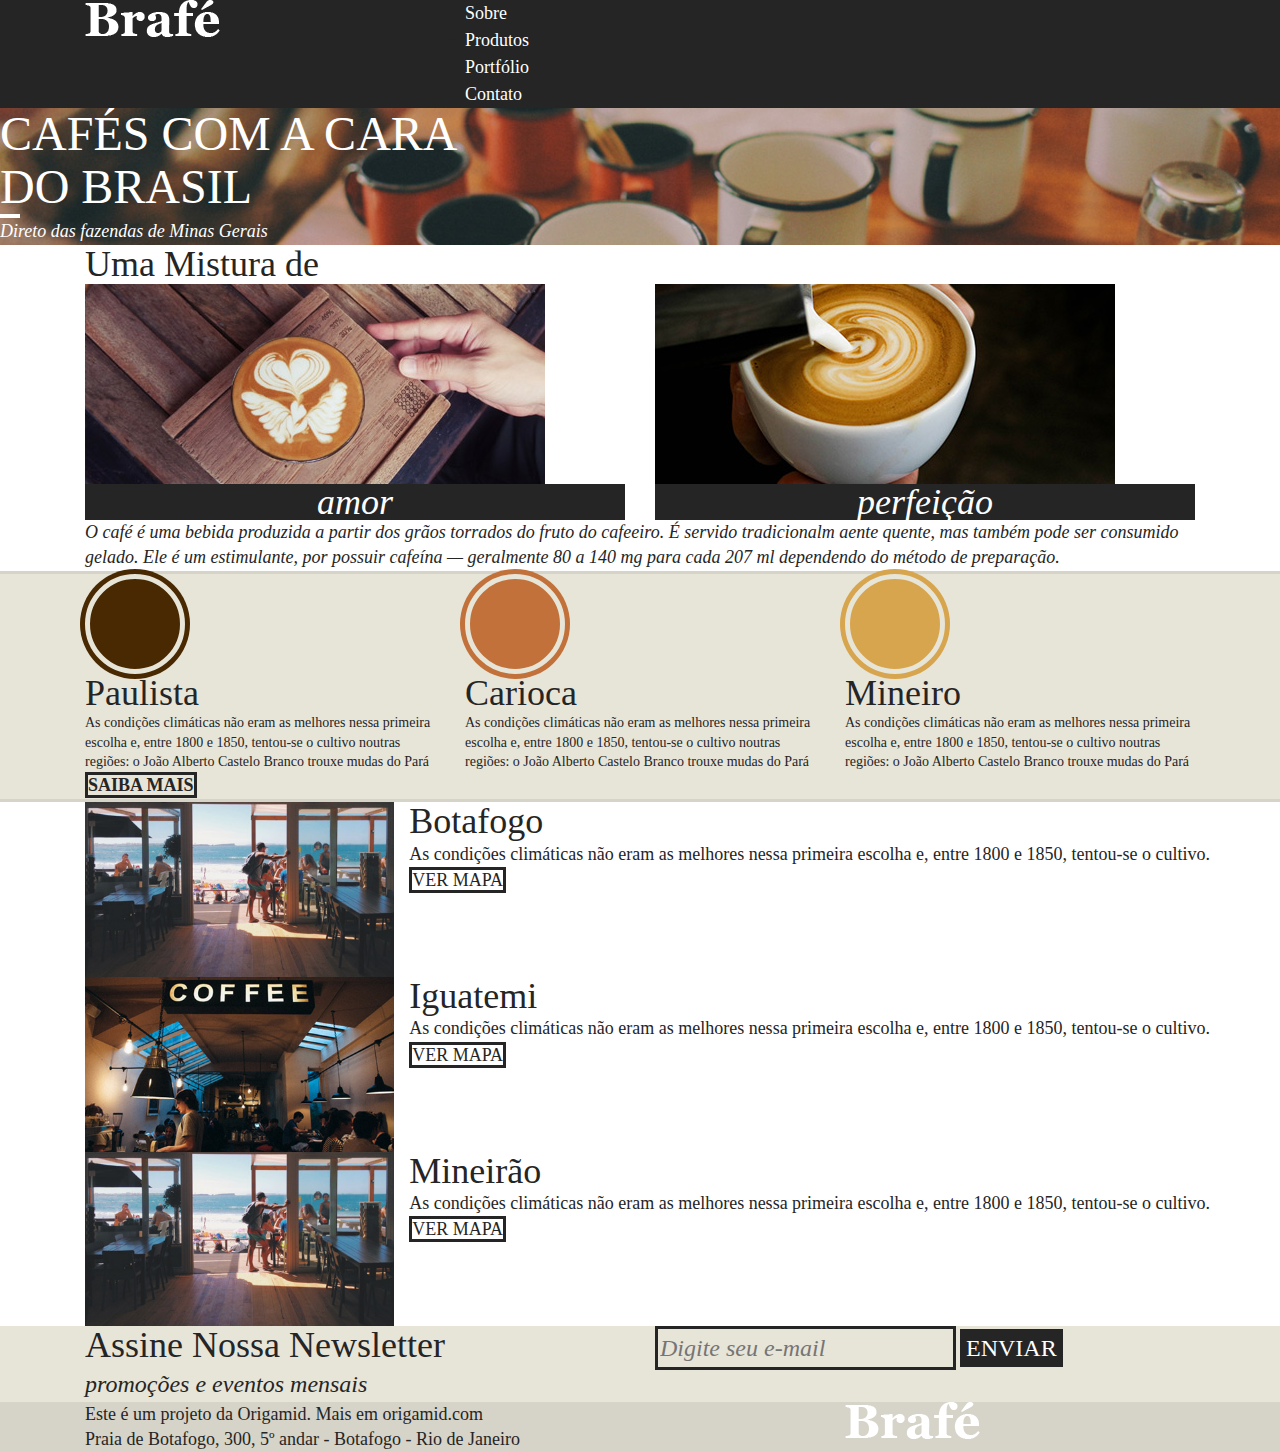
<file: Brafe-bootstrap/index.html>
<!DOCTYPE html>
<html>

<head>
	<title>Brafé 1</title>
	<meta charset="utf-8">
	<meta name="viewport" content="width=device-width, initial-scale=1, shrink-to-fit=no">
	<link rel="stylesheet" type="text/css" href="css/bootstrap.min.css">
	<link rel="stylesheet" type="text/css" href="css/style.css">
</head>

<body>

	<header class="menu">
		<div class="container">
			<div class="row">
				<a class="menu-logo col-md-4" href="#"><img src="img/brafe.png" alt="Brafé"></a>
				<nav class="menu-nav col-md-8">
					<ul>
						<li><a href="#">Sobre</a></li>
						<li><a href="#">Produtos</a></li>
						<li><a href="#">Portfólio</a></li>
						<li><a href="#">Contato</a></li>
					</ul>
				</nav>
			</div>
		</div>
	</header>

	<main class="intro">
		<h1>Cafés com a cara<br>do Brasil</h1>
		<p>Direto das fazendas de Minas Gerais</p>
	</main>

	<section class="sobre container">
		<h2>Uma Mistura de</h2>
		<div class="row">
			<div class="sobre-item col-sm">
				<img src="img/cafe-1.jpg">
				<h3>amor</h3>
			</div>
			<div class="sobre-item col-sm">
				<img src="img/cafe-2.jpg">
				<h3>perfeição</h3>
			</div>
		</div>
		<p>O café é uma bebida produzida a partir dos grãos torrados do fruto do cafeeiro. É servido tradicionalm
			aente quente, mas também pode ser consumido gelado. Ele é um estimulante, por possuir cafeína — geralmente
			80 a 140 mg para cada 207 ml dependendo do método de preparação.</p>
	</section>

	<section class="produtos">
		<div class="container">
			<div class="row">
				<div class="produtos-item col-sm">
					<h2 class="produtos-paulista">Paulista</h2>
					<p>As condições climáticas não eram as melhores nessa primeira escolha e, entre 1800 e 1850,
						tentou-se o
						cultivo noutras regiões: o João Alberto Castelo Branco trouxe mudas do Pará</p>
				</div>
				<div class="produtos-item col-sm">
					<h2 class="produtos-carioca">Carioca</h2>
					<p>As condições climáticas não eram as melhores nessa primeira escolha e, entre 1800 e 1850,
						tentou-se o
						cultivo noutras regiões: o João Alberto Castelo Branco trouxe mudas do Pará</p>
				</div>
				<div class="produtos-item col-sm">
					<h2 class="produtos-mineiro">Mineiro</h2>
					<p>As condições climáticas não eram as melhores nessa primeira escolha e, entre 1800 e 1850,
						tentou-se o
						cultivo noutras regiões: o João Alberto Castelo Branco trouxe mudas do Pará</p>
				</div>
			</div>
			<a class="produtos-btn" href="#">Saiba Mais</a>
		</div>
	</section>

	<section class="locais container">
		<div class="locais-item row">
			<div class="col-sm">
				<img src="img/botafogo.jpg" alt="Brafé unidade Botafogo">
			</div>
			<div>
				<h2>Botafogo</h2>
				<p>As condições climáticas não eram as melhores nessa primeira escolha e, entre 1800 e 1850, tentou-se o
					cultivo.</p>
				<a href="#">Ver Mapa</a>
			</div>
		</div>

		<div class="locais-item row">
			<div class="col-sm">
				<img src="img/iguatemi.jpg" alt="Brafé unidade Iguatemi">
			</div>
			<div>
				<h2>Iguatemi</h2>
				<p>As condições climáticas não eram as melhores nessa primeira escolha e, entre 1800 e 1850, tentou-se o
					cultivo.</p>
				<a href="#">Ver Mapa</a>
			</div>
		</div>

		<div class="locais-item row">
			<div class="col-sm">
				<img src="img/botafogo.jpg" alt="Brafé unidade Mineirão">
			</div>
			<div>
				<h2>Mineirão</h2>
				<p>As condições climáticas não eram as melhores nessa primeira escolha e, entre 1800 e 1850, tentou-se o
					cultivo.</p>
				<a href="#">Ver Mapa</a>
			</div>
		</div>

	</section>

	<section class="assine">
		<div class="container">
			<div class="row">
				<div class="assine-info col-sm">
					<h2>Assine Nossa Newsletter</h2>
					<p>promoções e eventos mensais</p>
				</div>
				<form class="col-sm">
					<label>E-mail</label>
					<input type="text" placeholder="Digite seu e-mail">
					<button type="submit">Enviar</button>
				</form>
			</div>
		</div>
	</section>

	<footer class="footer">
		<div class="container">
			<div class="row">
				<p class="col-sm-8">Este é um projeto da Origamid. Mais em origamid.com<br>Praia de Botafogo, 300, 5º andar
					- Botafogo - Rio
					de Janeiro</p>
				<div class="col-sm">
					<img src="img/brafe.png" alt="Brafé">
				</div>
			</div>
		</div>
	</footer>

</body>

</html>
</file>
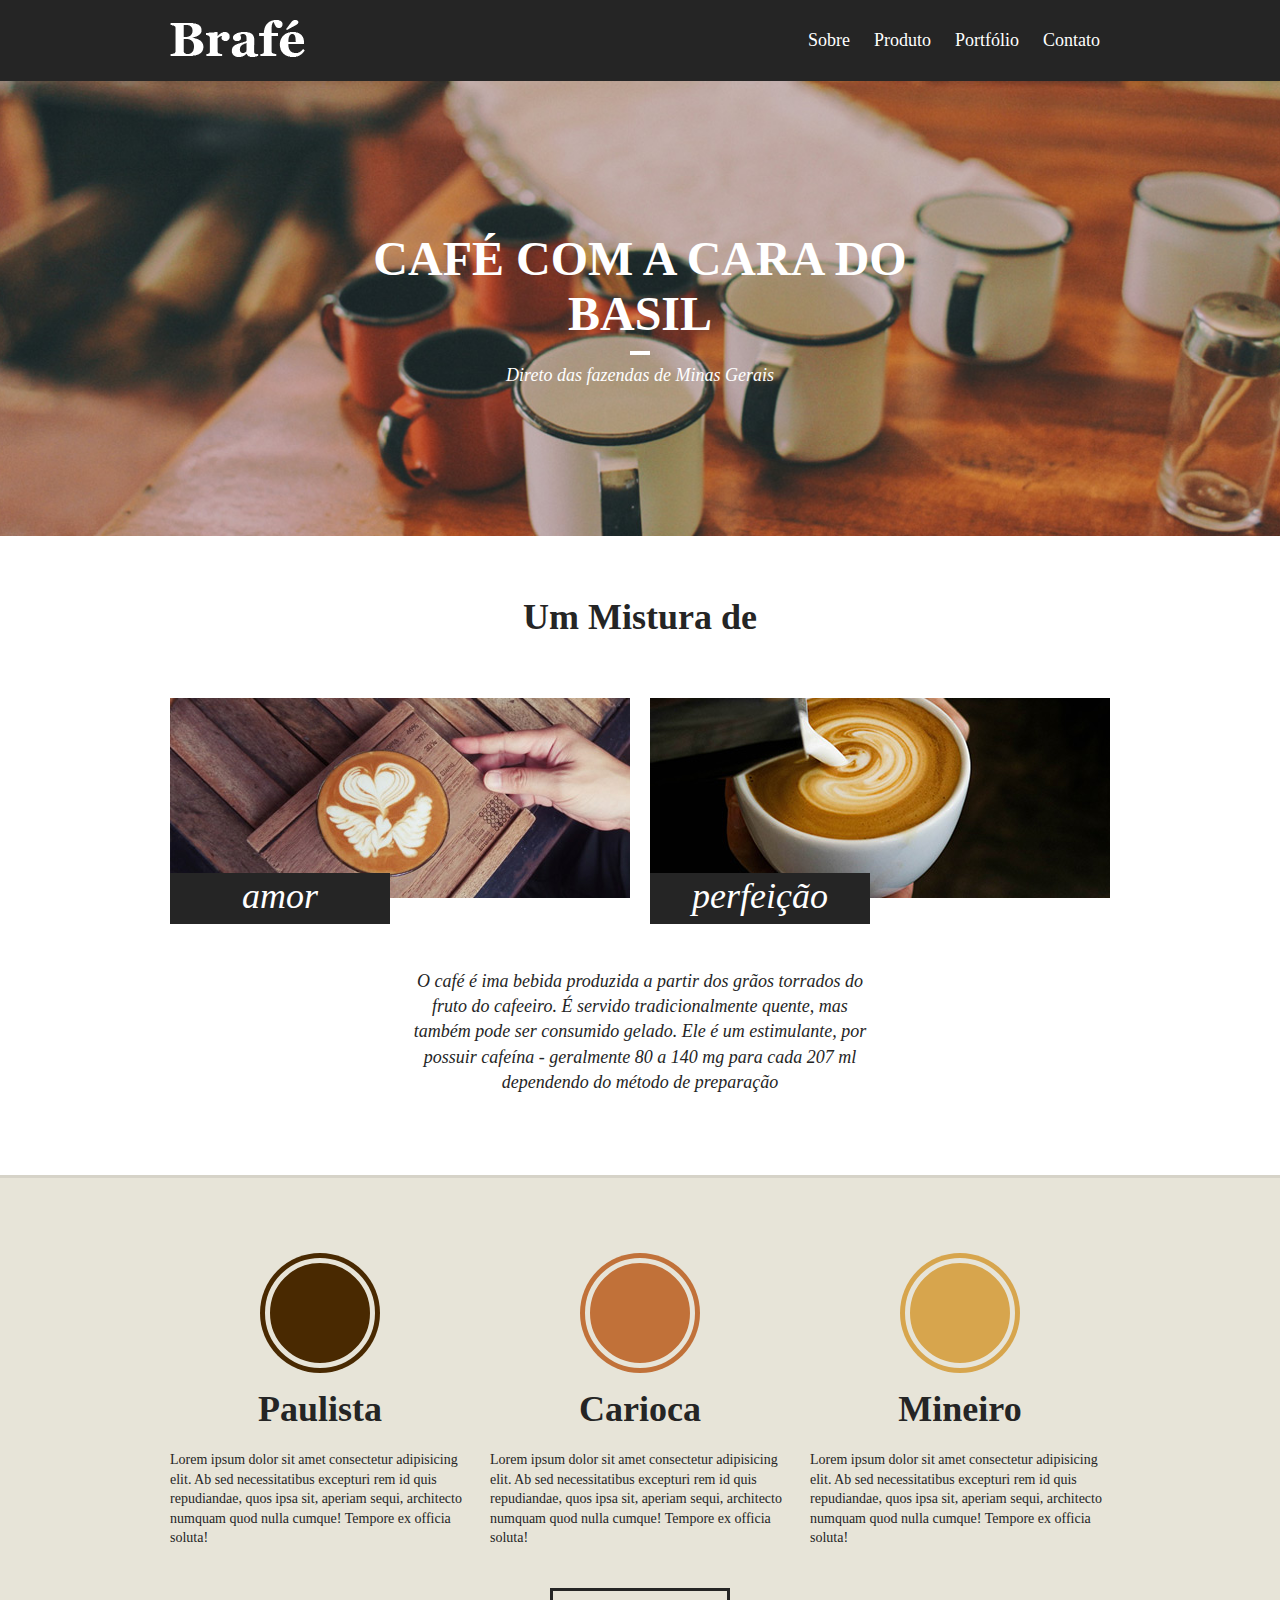
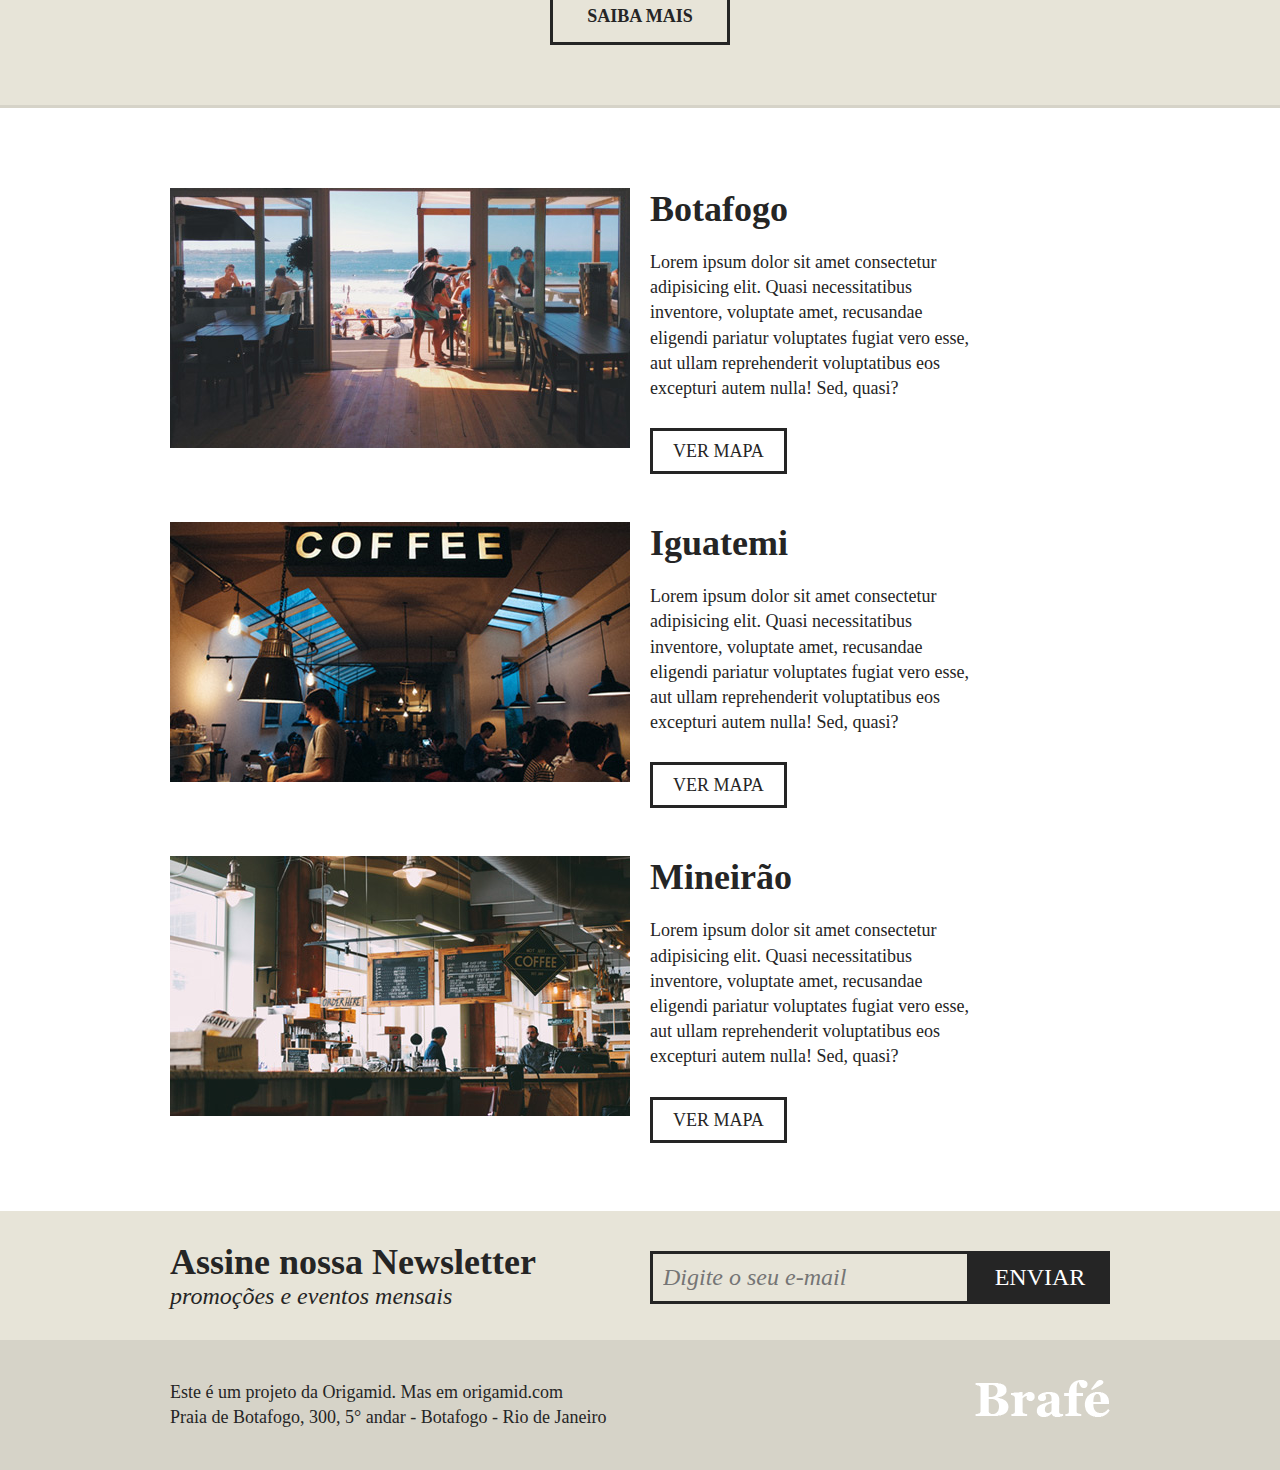
<file: Brafe-css-puro/index.html>
<!DOCTYPE html>
<html lang="pt-BR">

<head>
    <title>Brafé</title>
    <meta charset="UTF-8">
    <meta http-equiv="X-UA-Compatible" content="IE=edge">
    <meta name="viewport" content="width=device-width, initial-scale=1.0, shrink-to-fit=no">
    <link rel="stylesheet" type="text/css" href="css/style.css">
</head>

<body>
    <header class="menu">
        <div class="menu-container">
            <a class="menu-logo" href="#"><img src="img/brafe.png" alt="layout Brafé"></a>
            <nav class="menu-nav">
                <ul>
                    <li><a href="#">Sobre</a></li>
                    <li><a href="#">Produto</a></li>
                    <li><a href="#">Portfólio</a></li>
                    <li><a href="#">Contato</a></li>
                </ul>
            </nav>
        </div>
    </header>

    <main class="intro">
        <h1>Café com a cara do <br>Basil</h1>
        <p>Direto das fazendas de Minas Gerais</p>
    </main>

    <section class="sobre">
        <h2>Um Mistura de</h2>
        <div class="sobre-container">
            <div class="sobre-item">
                <img src="img/cafe-1.jpg" alt="Café do amor">
                <h3>amor</h3>
            </div>
            <div class="sobre-item">
                <img src="img/cafe-2.jpg" alt="Café do amor">
                <h3>perfeição</h3>
            </div>
        </div>
        <p>O café é ima bebida produzida a partir dos grãos torrados do fruto do cafeeiro. É servido tradicionalmente
            quente, mas também pode ser consumido gelado. Ele é um estimulante, por possuir cafeína - geralmente 80 a
            140 mg para cada 207 ml dependendo do método de preparação</p>
    </section>

    <section class="produtos">
        <div class="produtos-container">
            <div class="produtos-item">
                <h2 class="produtos-paulista">Paulista</h2>
                <p>Lorem ipsum dolor sit amet consectetur adipisicing elit. Ab sed necessitatibus excepturi rem id quis
                    repudiandae, quos ipsa sit, aperiam sequi, architecto numquam quod nulla cumque! Tempore ex officia
                    soluta!</p>
            </div>
            <div class="produtos-item">
                <h2 class="produtos-carioca">Carioca</h2>
                <p>Lorem ipsum dolor sit amet consectetur adipisicing elit. Ab sed necessitatibus excepturi rem id quis
                    repudiandae, quos ipsa sit, aperiam sequi, architecto numquam quod nulla cumque! Tempore ex officia
                    soluta!</p>
            </div>
            <div class="produtos-item">
                <h2 class="produtos-mineiro">Mineiro</h2>
                <p>Lorem ipsum dolor sit amet consectetur adipisicing elit. Ab sed necessitatibus excepturi rem id quis
                    repudiandae, quos ipsa sit, aperiam sequi, architecto numquam quod nulla cumque! Tempore ex officia
                    soluta!</p>
            </div>
        </div>
        <a href="#" class="produtos-btn">Saiba Mais</a>
    </section>

    <section class="locais">
        <div class="locais-item"><img src="img/botafogo.jpg" alt="Brafé unidade Botafogo">
            <div>
                <h2>Botafogo</h2>
                <p>Lorem ipsum dolor sit amet consectetur adipisicing elit. Quasi necessitatibus inventore, voluptate
                    amet, recusandae eligendi pariatur voluptates fugiat vero esse, aut ullam reprehenderit voluptatibus
                    eos excepturi autem nulla! Sed, quasi?</p>
                <a href="#">Ver Mapa</a>
            </div>
        </div>

        <div class="locais-item"><img src="img/iguatemi.jpg" alt="Brafé unidade Botafogo">
            <div>
                <h2>Iguatemi</h2>
                <p>Lorem ipsum dolor sit amet consectetur adipisicing elit. Quasi necessitatibus inventore, voluptate
                    amet, recusandae eligendi pariatur voluptates fugiat vero esse, aut ullam reprehenderit voluptatibus
                    eos excepturi autem nulla! Sed, quasi?</p>
                <a href="#">Ver Mapa</a>
            </div>
        </div>

        <div class="locais-item"><img src="img/mineirao.jpg" alt="Brafé unidade Botafogo">
            <div>
                <h2>Mineirão</h2>
                <p>Lorem ipsum dolor sit amet consectetur adipisicing elit. Quasi necessitatibus inventore, voluptate
                    amet, recusandae eligendi pariatur voluptates fugiat vero esse, aut ullam reprehenderit voluptatibus
                    eos excepturi autem nulla! Sed, quasi?</p>
                <a href="#">Ver Mapa</a>
            </div>
        </div>
    </section>

    <section class="assine">
        <div class="assine-container">
            <div class="assine-info">
                <h2>Assine nossa Newsletter</h2>
                <p>promoções e eventos mensais</p>
            </div>
            <form>
                <label for="E-mail"></label>
                <input type="text" placeholder="Digite o seu e-mail">
                <button type="submit">Enviar</button>
            </form>
        </div>
    </section>

    <footer class="footer">
        <div class="footer-container">
            <p>Este é um projeto da Origamid. Mas em origamid.com<br>Praia de Botafogo, 300, 5° andar - Botafogo - Rio
                de Janeiro</p>
            <img src="img/brafe.png" alt="Brafé">
        </div>
    </footer>
</body>

</html>
</file>
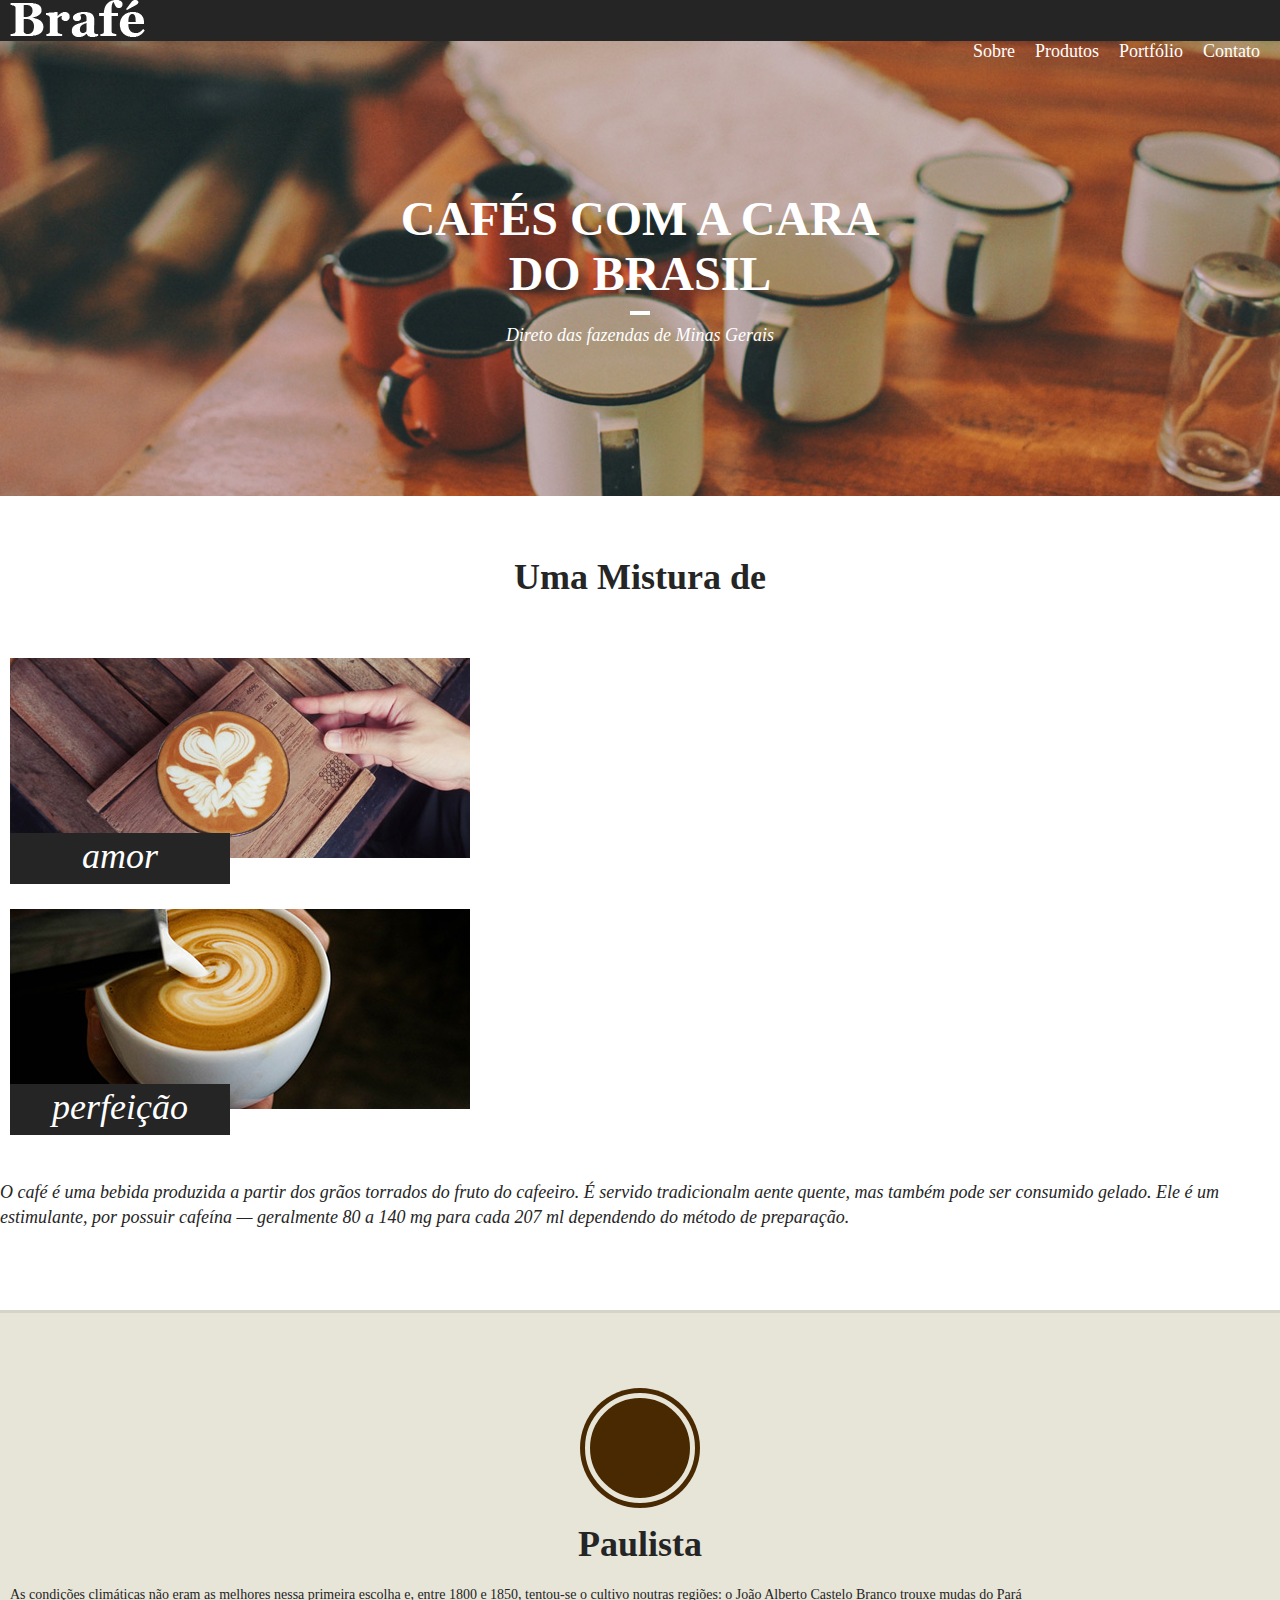
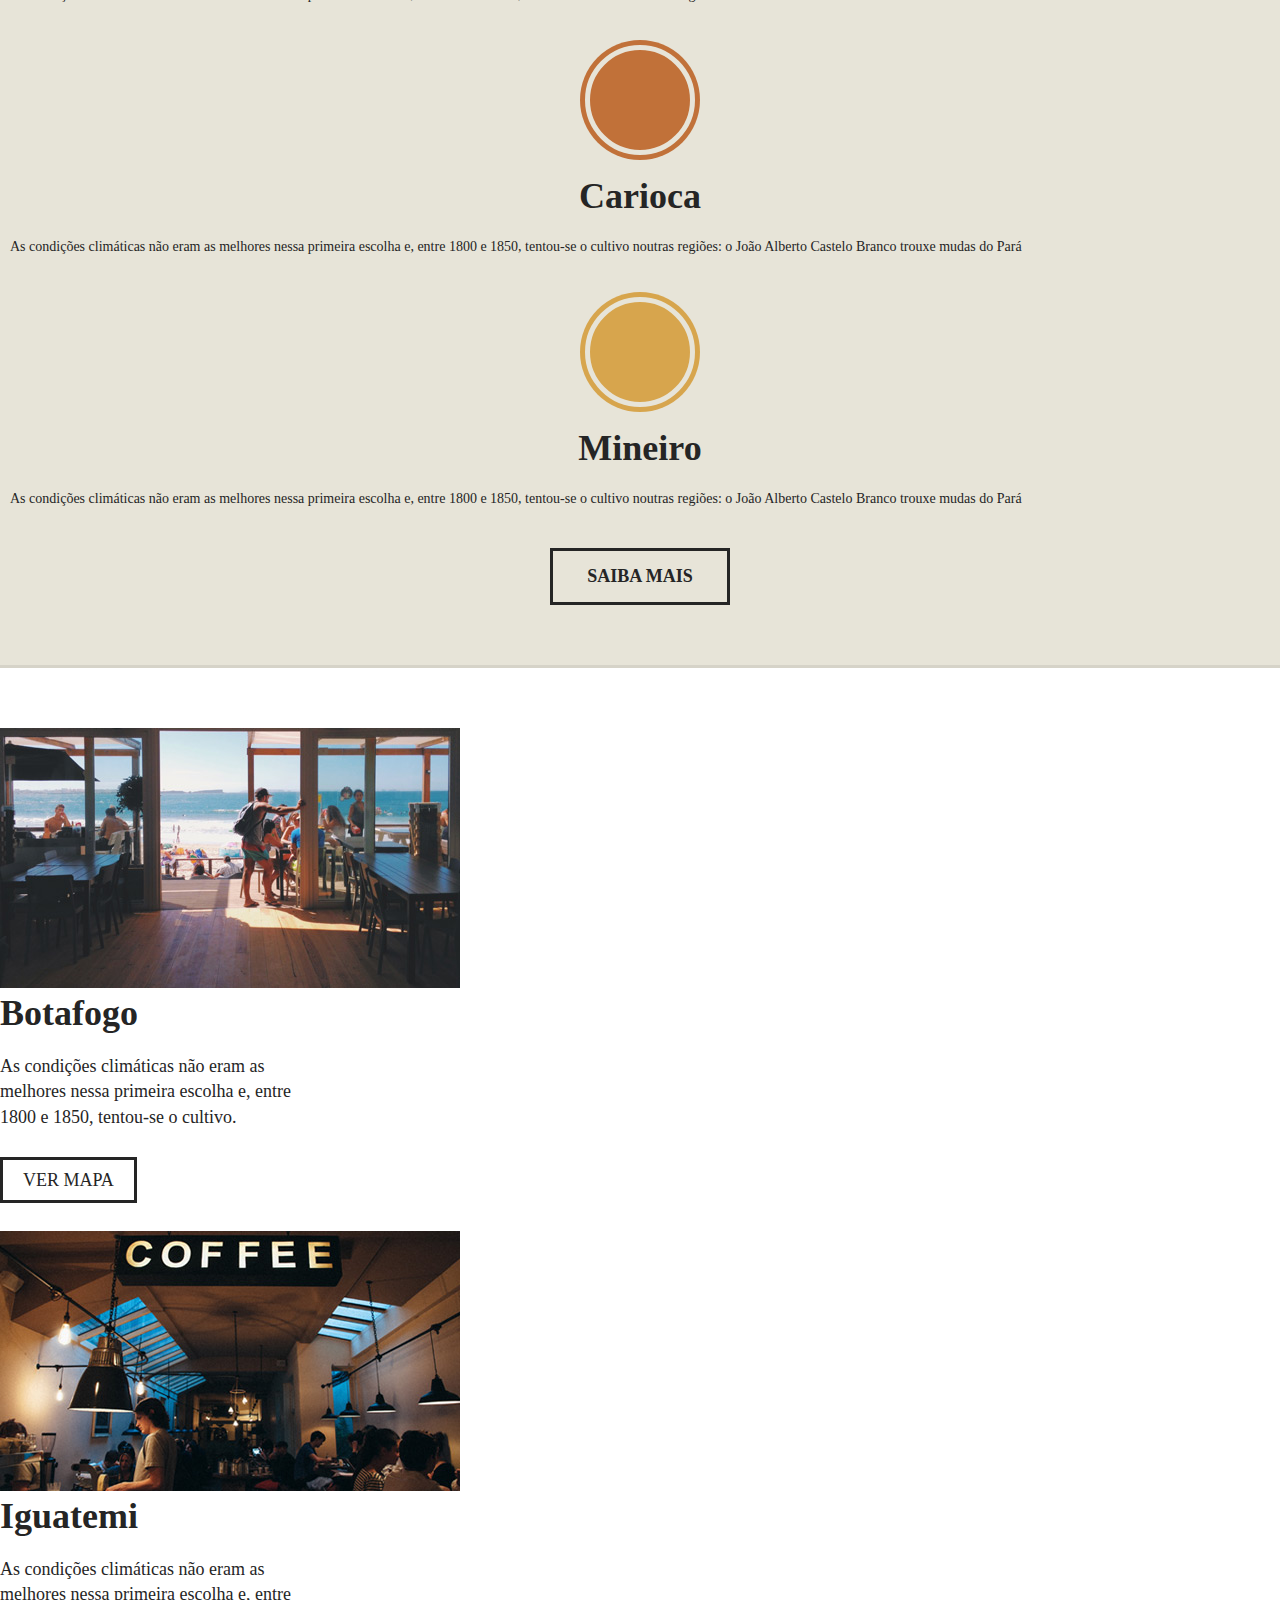
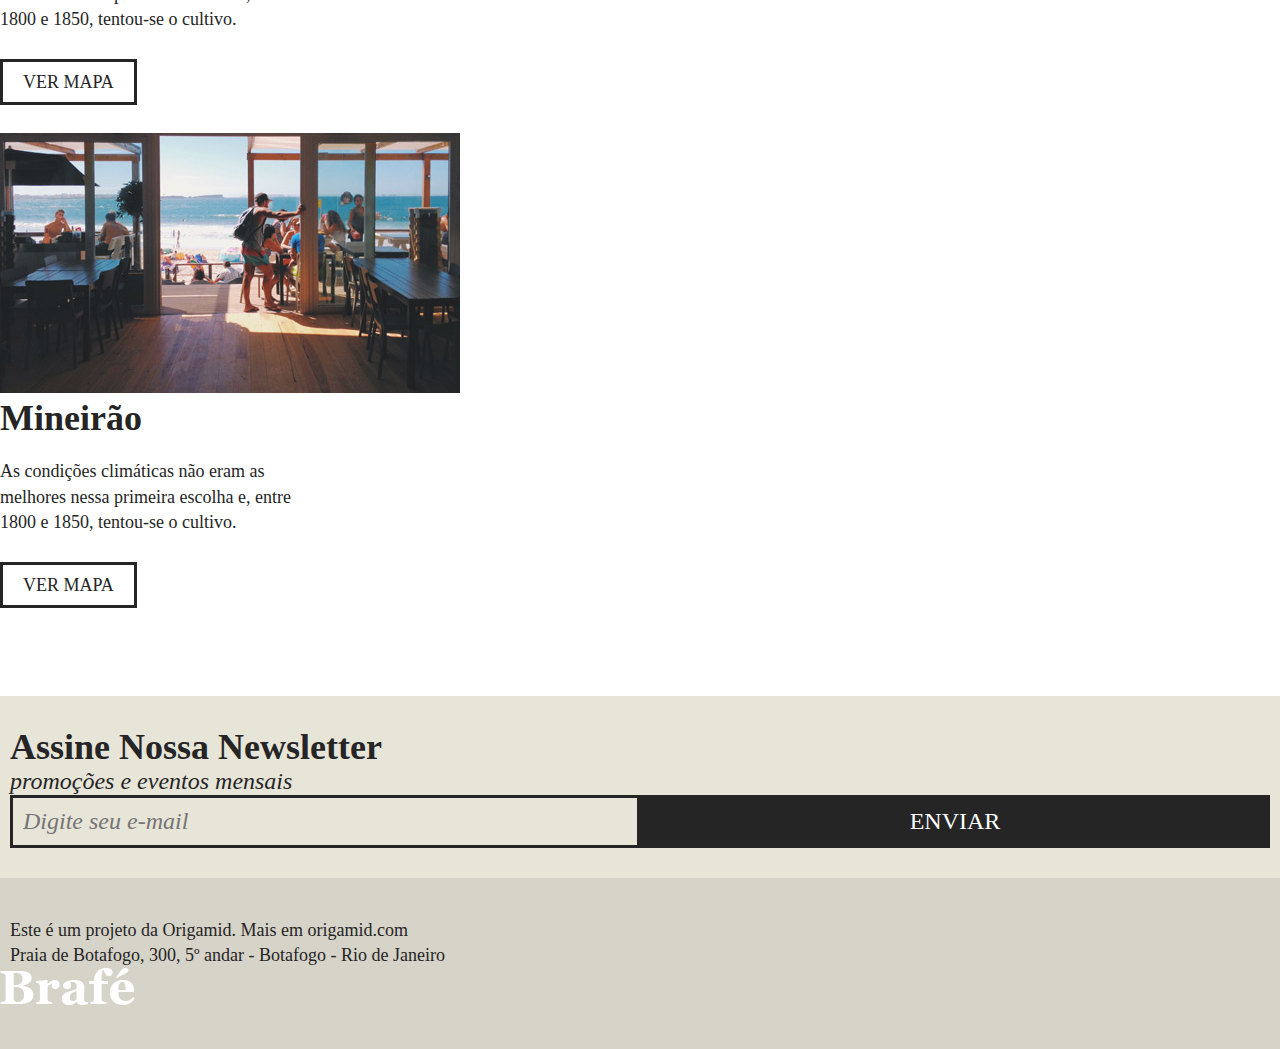
<file: Brafe-flexbox/index.html>
<!DOCTYPE html>
<html>
<head>
	<title>Brafé 1</title>
	<meta charset="utf-8">
	<meta name="viewport" content="width=device-width, initial-scale=1, shrink-to-fit=no">
	<link rel="stylesheet" type="text/css" href="css/style.css">
</head>
<body>
	
	<header class="menu">
		<div>
			<a class="menu-logo" href="#"><img src="img/brafe.png" alt="Brafé"></a>	
			<nav class="menu-nav">
				<ul>
					<li><a href="#">Sobre</a></li>
					<li><a href="#">Produtos</a></li>
					<li><a href="#">Portfólio</a></li>
					<li><a href="#">Contato</a></li>
				</ul>
			</nav>
		</div>
	</header>
	
	<main class="intro">
		<h1>Cafés com a cara<br>do Brasil</h1>
		<p>Direto das fazendas de Minas Gerais</p>
	</main>
	
	<section class="sobre">
		<h2>Uma Mistura de</h2>
		<div>
			<div class="sobre-item">
				<img src="img/cafe-1.jpg">
				<h3>amor</h3>
			</div>
			<div class="sobre-item">
				<img src="img/cafe-2.jpg">
				<h3>perfeição</h3>
			</div>
		</div>
		<p>O café é uma bebida produzida a partir dos grãos torrados do fruto do cafeeiro. É servido tradicionalm
aente quente, mas também pode ser consumido gelado. Ele é um estimulante, por possuir cafeína — geralmente 80 a 140 mg para cada 207 ml dependendo do método de preparação.</p>
	</section>
	
	<section class="produtos">
		<div>
			<div class="produtos-item">
				<h2 class="produtos-paulista">Paulista</h2>
				<p>As condições climáticas não eram as melhores nessa primeira escolha e, entre 1800 e 1850, tentou-se o cultivo noutras regiões: o João Alberto Castelo Branco trouxe mudas do Pará</p>
			</div>
			<div class="produtos-item">
				<h2 class="produtos-carioca">Carioca</h2>
				<p>As condições climáticas não eram as melhores nessa primeira escolha e, entre 1800 e 1850, tentou-se o cultivo noutras regiões: o João Alberto Castelo Branco trouxe mudas do Pará</p>
			</div>
			<div class="produtos-item">
				<h2 class="produtos-mineiro">Mineiro</h2>
				<p>As condições climáticas não eram as melhores nessa primeira escolha e, entre 1800 e 1850, tentou-se o cultivo noutras regiões: o João Alberto Castelo Branco trouxe mudas do Pará</p>
			</div>
		</div>
		<a class="produtos-btn" href="#">Saiba Mais</a>
	</section>
	
	<section class="locais">
		<div class="locais-item">
			<img src="img/botafogo.jpg" alt="Brafé unidade Botafogo">
			<div>
				<h2>Botafogo</h2>
				<p>As condições climáticas não eram as melhores nessa primeira escolha e, entre 1800 e 1850, tentou-se o cultivo.</p>
				<a href="#">Ver Mapa</a>
			</div>
		</div>
		
		<div class="locais-item">
			<img src="img/iguatemi.jpg" alt="Brafé unidade Iguatemi">
			<div>
				<h2>Iguatemi</h2>
				<p>As condições climáticas não eram as melhores nessa primeira escolha e, entre 1800 e 1850, tentou-se o cultivo.</p>
				<a href="#">Ver Mapa</a>
			</div>
		</div>
		
		<div class="locais-item">
			<img src="img/botafogo.jpg" alt="Brafé unidade Mineirão">
			<div>
				<h2>Mineirão</h2>
				<p>As condições climáticas não eram as melhores nessa primeira escolha e, entre 1800 e 1850, tentou-se o cultivo.</p>
				<a href="#">Ver Mapa</a>
			</div>
		</div>
	
	</section>
	
	<section class="assine">
		<div>
			<div class="assine-info">
				<h2>Assine Nossa Newsletter</h2>
				<p>promoções e eventos mensais</p>
			</div>
			<form>
				<label>E-mail</label>
				<input type="text" placeholder="Digite seu e-mail">
				<button type="submit">Enviar</button>
			</form>
		</div>
	</section>
	
	<footer class="footer">
		<div>
			<p>Este é um projeto da Origamid. Mais em origamid.com<br>Praia de Botafogo, 300, 5º andar - Botafogo - Rio de Janeiro</p>
			<img src="img/brafe.png" alt="Brafé">
		</div>
	</footer>
	
</body>
</html>
</file>
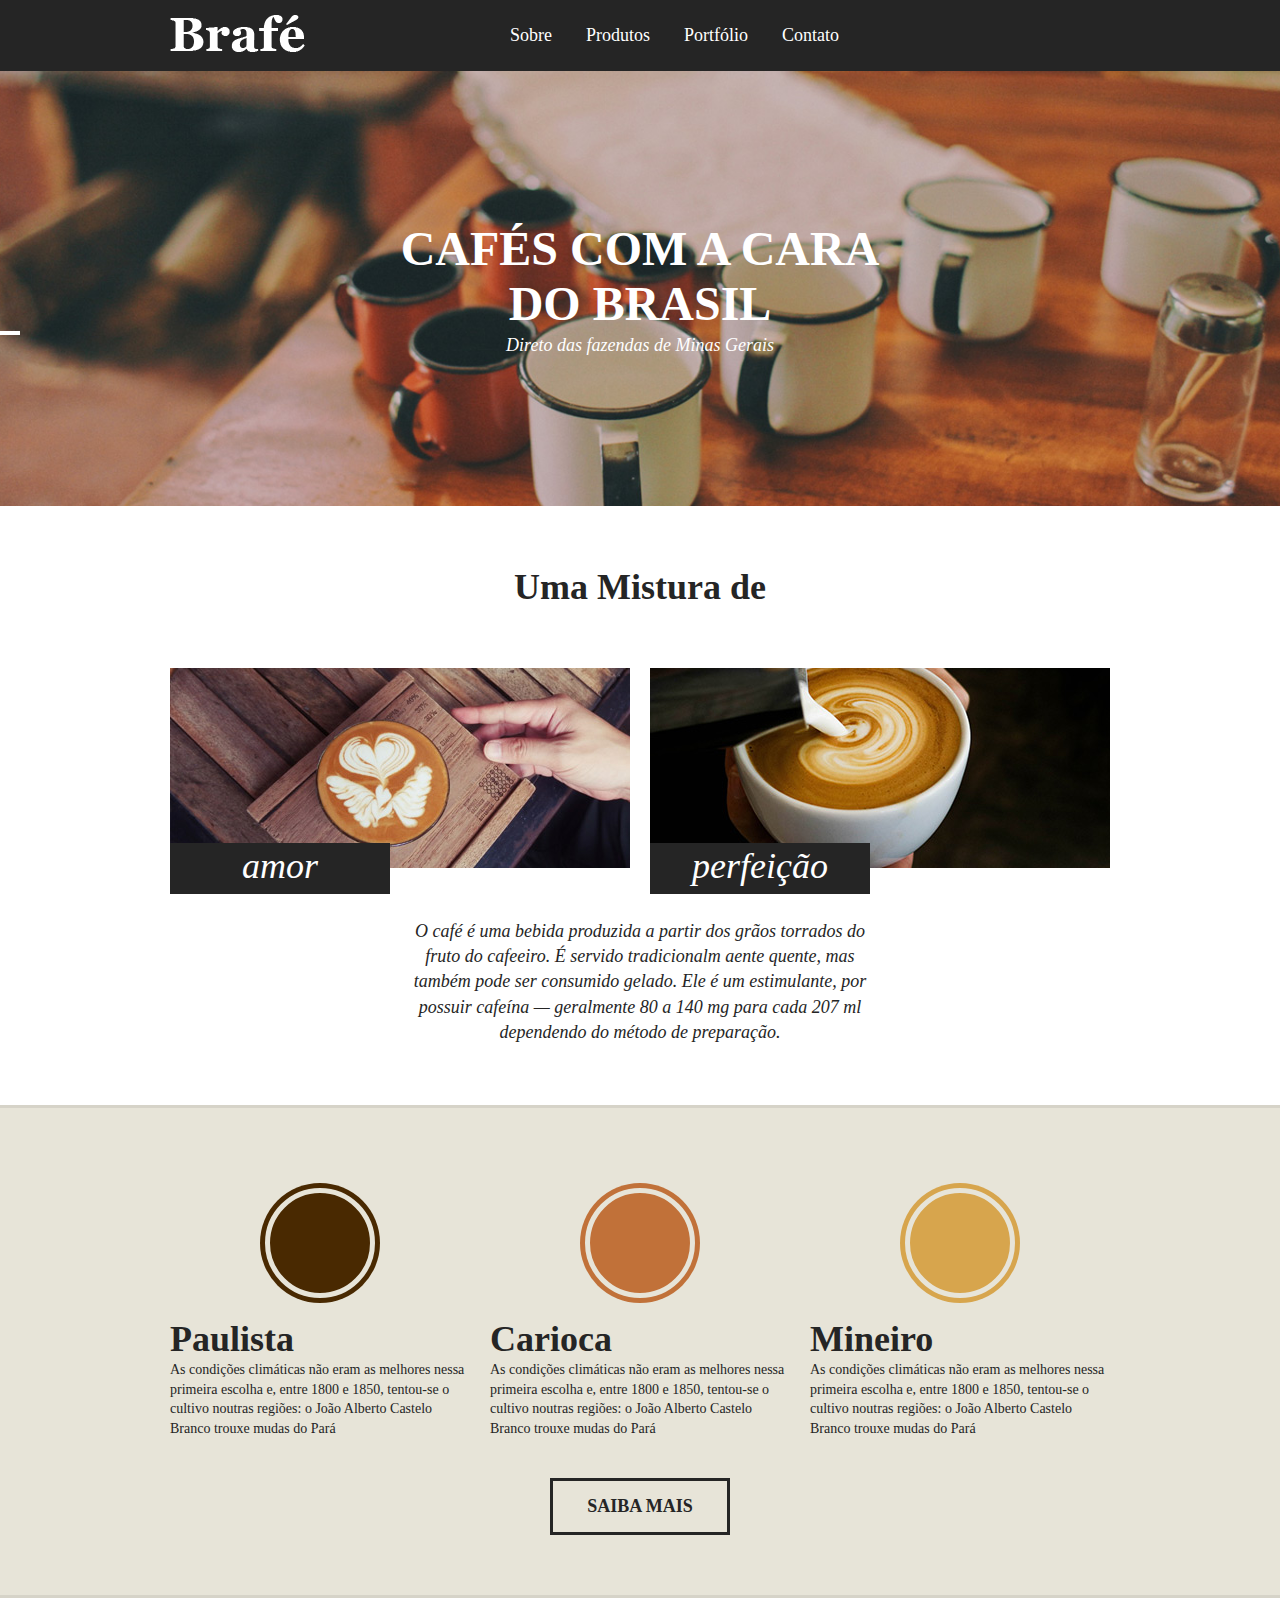
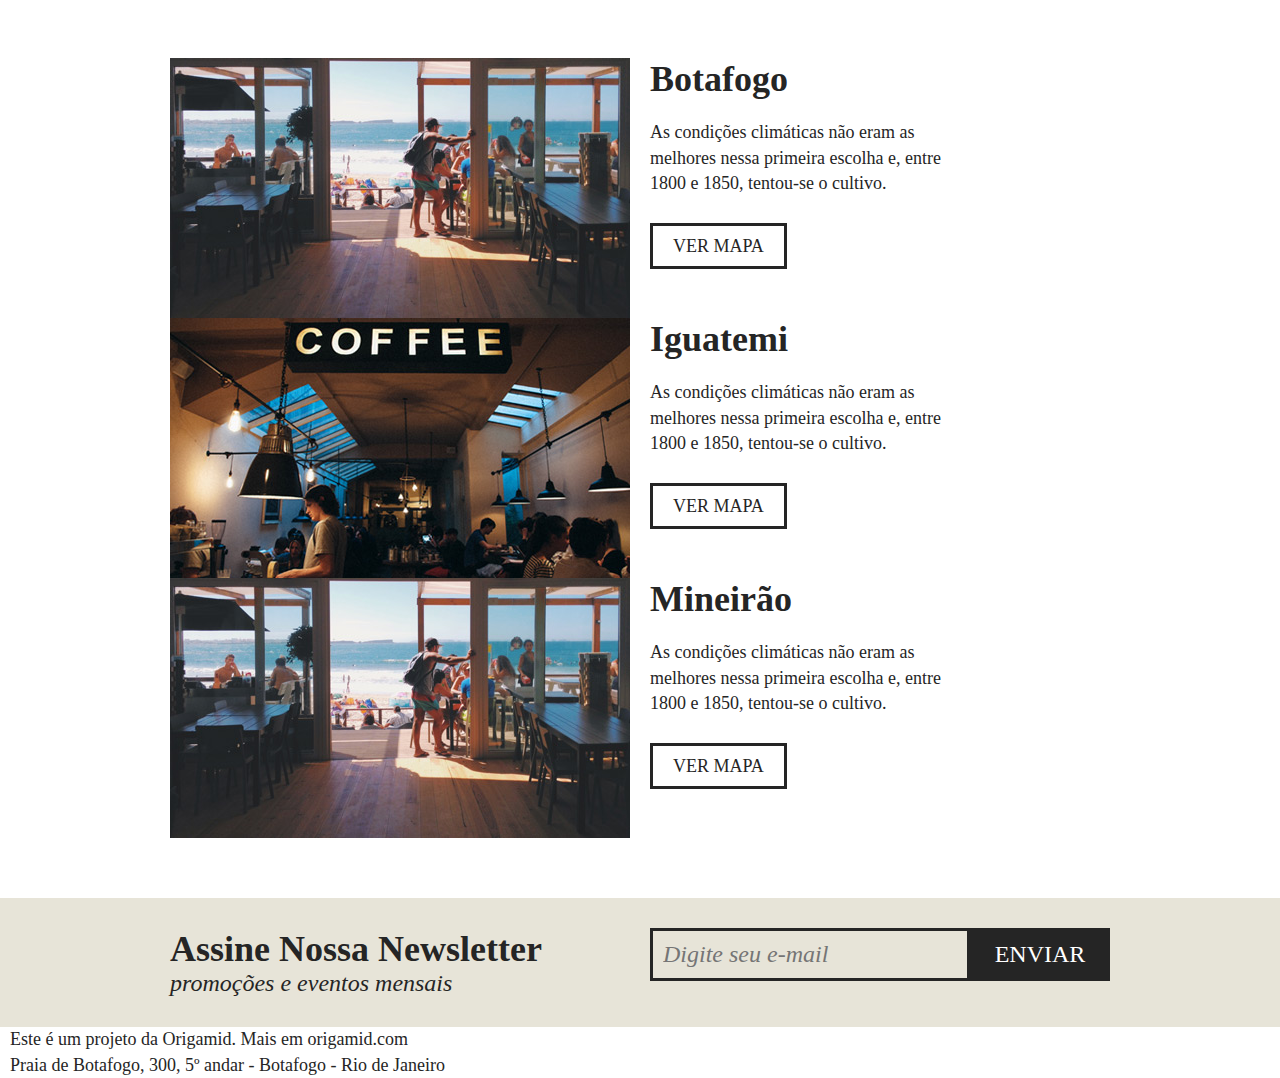
<file: Brafe-grid/index.html>
<!DOCTYPE html>
<html>

<head>
	<title>Brafé</title>
	<meta charset="utf-8">
	<meta name="viewport" content="width=device-width, initial-scale=1, shrink-to-fit=no">
	<link rel="stylesheet" type="text/css" href="css/style.css">
	<link rel="stylesheet" type="text/css" href="css/grid.css">
</head>

<body>

	<header class="menu">
		<div class="container">
			<a class="menu-logo grid-4" href="#"><img src="img/brafe.png"  alt="Brafé"></a>
			<nav class="menu-nav grid-8">
				<ul>
					<li><a href="#">Sobre</a></li>
					<li><a href="#">Produtos</a></li>
					<li><a href="#">Portfólio</a></li>
					<li><a href="#">Contato</a></li>
				</ul>
			</nav>
		</div>
	</header>

	<main class="intro">
		<h1>Cafés com a cara<br>do Brasil</h1>
		<p>Direto das fazendas de Minas Gerais</p>
	</main>

	<section class="sobre">
		<h2>Uma Mistura de</h2>
		<div class="container">
			<div class="sobre-item grid-6">
				<img src="img/cafe-1.jpg">
				<h3>amor</h3>
			</div>
			<div class="sobre-item grid-6">
				<img src="img/cafe-2.jpg">
				<h3>perfeição</h3>
			</div>
		</div>
		<p>O café é uma bebida produzida a partir dos grãos torrados do fruto do cafeeiro. É servido tradicionalm
			aente quente, mas também pode ser consumido gelado. Ele é um estimulante, por possuir cafeína — geralmente
			80 a 140 mg para cada 207 ml dependendo do método de preparação.</p>
	</section>

	<section class="produtos">
		<div class="container">
			<div class="produtos-item grid-4">
				<h2 class="produtos-paulista">Paulista</h2>
				<p>As condições climáticas não eram as melhores nessa primeira escolha e, entre 1800 e 1850, tentou-se o
					cultivo noutras regiões: o João Alberto Castelo Branco trouxe mudas do Pará</p>
			</div>
			<div class="produtos-item grid-4">
				<h2 class="produtos-carioca">Carioca</h2>
				<p>As condições climáticas não eram as melhores nessa primeira escolha e, entre 1800 e 1850, tentou-se o
					cultivo noutras regiões: o João Alberto Castelo Branco trouxe mudas do Pará</p>
			</div>
			<div class="produtos-item grid-4">
				<h2 class="produtos-mineiro">Mineiro</h2>
				<p>As condições climáticas não eram as melhores nessa primeira escolha e, entre 1800 e 1850, tentou-se o
					cultivo noutras regiões: o João Alberto Castelo Branco trouxe mudas do Pará</p>
			</div>
		</div>
		<a class="produtos-btn" href="#">Saiba Mais</a>
	</section>

	<section class="locais">
		<div class="locais-item container">
			<div class="grid-6">
				<img src="img/botafogo.jpg" alt="Brafé unidade Botafogo">
			</div>
			<div class="grid-6">
				<h2>Botafogo</h2>
				<p>As condições climáticas não eram as melhores nessa primeira escolha e, entre 1800 e 1850, tentou-se o
					cultivo.</p>
				<a href="#">Ver Mapa</a>
			</div>
		</div>

		<div class="locais-item container">
			<div class="grid-6">
				<img src="img/iguatemi.jpg" alt="Brafé unidade Iguatemi">
			</div>
			<div class="grid-6">
				<h2>Iguatemi</h2>
				<p>As condições climáticas não eram as melhores nessa primeira escolha e, entre 1800 e 1850, tentou-se o
					cultivo.</p>
				<a href="#">Ver Mapa</a>
			</div>
		</div>

		<div class="locais-item container">
			<div class="grid-6">
				<img src="img/botafogo.jpg" alt="Brafé unidade Mineirão">
			</div>
			<div class="grid-6">
				<h2>Mineirão</h2>
				<p>As condições climáticas não eram as melhores nessa primeira escolha e, entre 1800 e 1850, tentou-se o
					cultivo.</p>
				<a href="#">Ver Mapa</a>
			</div>
		</div>

	</section>

	<section class="assine">
		<div class="container">
			<div class="assine-info grid-6">
				<h2>Assine Nossa Newsletter</h2>
				<p>promoções e eventos mensais</p>
			</div>
			<form class="grid-6">
				<label>E-mail</label>
				<input type="text" placeholder="Digite seu e-mail">
				<button type="submit">Enviar</button>
			</form>
		</div>
	</section>

	<footer class="footer">
		<div container>
			<p class="grid-8">Este é um projeto da Origamid. Mais em origamid.com<br>Praia de Botafogo, 300, 5º andar - Botafogo - Rio
				de Janeiro</p>
				<div class="grid-4">
					<img src="img/brafe.png" alt="Brafé">
				</div>
		</div>
	</footer>

</body>

</html>
</file>
<file: Brafe-grid/css/grid.css>
.container {
    max-width: 960px;
    margin: 0 auto;
}

.container::after,
.container::before {
    content: '';
    display: table;
    clear: both;
}

.grid-1,
.grid-2,
.grid-3,
.grid-4,
.grid-5,
.grid-6,
.grid-7,
.grid-8,
.grid-9,
.grid-10,
.grid-11,
.grid-12 {
    margin-left: 10px;
    margin-right: 10px;
    float: left;
    display: block;
    min-height: 1px;
}

.grid-1 {
    width: calc(8.333% - 20px);
}

.grid-2 {
    width: calc(16.666% - 20px);
}

.grid-3 {
    width: calc(25% - 20px);
}

.grid-4 {
    width: calc(33.333% - 20px);
}

.grid-5 {
    width: calc(41.666% - 20px);
}

.grid-6 {
    width: calc(50% - 20px);
}

.grid-7 {
    width: calc(58.333% - 20px);
}

.grid-8 {
    width: calc(66.666% - 20px);
}

.grid-9 {
    width: calc(75% - 20px);
}

.grid-10 {
    width: calc(83.333% - 20px);
}

.grid-11 {
    width: calc(91.666% -20px);
}

.grid-12 {
    width: calc(100% - 20px);
}

@media (max-width: 739px) {
    .container {
        max-width: 300px;
    }

    .grid-1,
    .grid-2,
    .grid-3,
    .grid-4,
    .grid-5,
    .grid-6,
    .grid-7,
    .grid-8,
    .grid-9,
    .grid-10,
    .grid-11,
    .grid-12 {
        width: 100%;
        margin-left: 0px;
        margin-right: 0px;
        float: none;
    }
}
</file>
<file: Brafe-bootstrap/css/style.css>
/* Reset */

body, h1, h2, h3, p, ul {
	padding: 0px;
	margin: 0px;
}

body {
	font-family: Georgia, serif;
	color: #252525;
}

* {
	box-sizing: border-box;
}

img {
	display: block;
	max-width: 100%;
}

/* Menu */

.menu {
	background: #252525;
}

.menu-nav a {
	text-decoration: none;
	color: #fff;
	font-size: 1.125em;
}

/* Intro */

.intro {
	background: url('../img/bg-intro.jpg') no-repeat center center;
	background-size: cover;
	color: #fff;
}

.intro h1 {
	text-transform: uppercase;
	font-size: 3em;
}

.intro h1::after {
	content: '';
	display: block;
	width: 20px;
	height: 4px;
	background: #fff;
}

.intro p {
	font-style: italic;
	font-size: 1.125em;
}

/* Sobre */

.sobre h2 {
	font-size: 2.25em;
}

.sobre-item h3 {
	font-size: 2.25em;
	line-height: 1em;
	background: #252525;
	color: #fff;
	font-style: italic;
	font-weight: normal;
	text-align: center;
	position: relative;
}

.sobre > p {
	font-size: 1.125em;
	line-height: 1.4em;
	font-style: italic;
}

/* Produtos */

.produtos {
	background: #e7e4d8;
	border-top: 3px solid #d6d3c8;
	border-bottom: 3px solid #d6d3c8;
}

.produtos-item h2 {
	font-size: 2.25em;
}

.produtos-item h2::before {
	content: '';
	display: block;
	width: 100px;
	height: 100px;
	background: currentColor;
	border-radius: 50%;
	border: 5px solid #e7e4d8;
	box-shadow: 0 0 0 5px currentColor;
}

h2.produtos-paulista::before {
	color: #492901;
}

h2.produtos-carioca::before {
	color: #c17139;
}

h2.produtos-mineiro::before {
	color: #d7a54d;
}

.produtos-item p {
	font-size: 0.875em;
	line-height: 1.4em;
}

.produtos-btn {
	border: 3px solid #252525;
	color: #252525;
	text-decoration: none;
	text-align: center;
	font-size: 1.125em;
	font-weight: bold;
	text-transform: uppercase;
}

/* Locais */

.locais-item h2 {
	font-size: 2.25em;
}

.locais-item p {
	font-size: 1.125em;
	line-height: 1.4em;
}

.locais-item a {
	font-size: 1.125em;
	text-transform: uppercase;
	text-decoration: none;
	border: 3px solid;
	color: #252525;
}

/* Assine */

.assine {
	background: #e7e4d8;
}

.assine-info h2 {
	font-size: 2.25em;
}

.assine-info p {
	font-size: 1.5em;
	font-style: italic;
}

.assine form label {
	display: none;
}

.assine input {
	border: 3px solid #252525;
	background: none;
	font-size: 1.5em;
	font-style: italic;
	font-family: Georgia, serif;
}

.assine button {
	background: #252525;
	border: none;
	font-family: Georgia, serif;
	text-transform: uppercase;
	font-size: 1.5em;
	color: #fff;
	cursor: pointer;
}

/*Footer*/

.footer {
	background: #d6d3c8;
}

.footer p {
	font-size: 1.125em;
	line-height: 1.4em;
}
</file>
<file: Brafe-css-puro/css/style.css>
/* Reset */

body, h1, h2, h3, p, ul {
	padding: 0px;
	margin: 0px;
}

body {
	font-family: Georgia, serif;
	color: #252525;
}

* {
	box-sizing: border-box;
}

/* Menu */

.menu {
	background: #252525;
	padding: 20px 0;
}

.menu-container {
	max-width: 960px;
	margin: 0 auto;
}

.menu-container::after, .menu-container::before {
	content: '';
	display: table;
	clear: both;
}

a.menu-logo {
	display: block;
	float: left;
	margin-left: 10px;
}

.menu-nav {
	float: right;
	margin-right: 10px;
}

.menu-nav li {
	display: inline-block;
}

.menu-nav a {
	display: block;
	padding: 10px;
	text-decoration: none;
	color: #fff;
	font-size: 1.125em;
}

@media (max-width: 739px) {
	.menu {
		text-align: center;
	}
	a.menu-logo {
		float: none;
		margin: 0 auto;
	}
	.menu-nav {
		float: none;
		clear: both;
	}
}

/* Intro */

.intro {
	background: url('../img/bg-intro.jpg') no-repeat center center;
	background-size: cover;
	padding: 150px 0;
	text-align: center;
	color: #fff;
}

.intro h1 {
	text-transform: uppercase;
	font-size: 3em;
}

.intro h1::after {
	content: '';
	display: block;
	width: 20px;
	height: 4px;
	background: #fff;
	margin: 10px auto;
}

.intro p {
	font-style: italic;
	font-size: 1.125em;
}

@media (max-width: 739px) {
	.intro {
		padding: 60px 0;
	}
}

/* Sobre */

.sobre {
	padding: 60px 0;
}

.sobre-container {
	max-width: 960px;
	margin: 0 auto;
}

.sobre-container::after, .sobre-container::before {
	content: '';
	display: table;
	clear: both;
}

.sobre h2 {
	text-align: center;
	font-size: 2.25em;
	margin-bottom: 60px;
}

.sobre-item {
	width: 460px;
	float: left;
	margin: 0 10px;
}

.sobre-item img {
	display: block;
	max-width: 100%;
}

.sobre-item h3 {
	font-size: 2.25em;
	line-height: 1em;
	background: #252525;
	width: 220px;
	color: #fff;
	font-style: italic;
	font-weight: normal;
	text-align: center;
	padding: 5px 0 10px 0;
	top: -25px;
	position: relative;
}

.sobre > p {
	font-size: 1.125em;
	line-height: 1.4em;
	font-style: italic;
	text-align: center;
	margin: 20px auto;
	max-width: 460px;
}

@media (min-width: 740px) and (max-width: 980px) {
	.sobre-container {
		max-width: 720px;
	}
	.sobre-item {
		width: 340px;
	}
}

@media (max-width: 739px) {
	.sobre-container {
		max-width: 300px;
	}
	.sobre-item {
		width: 300px;
		margin: 0 auto;
	}
}

/* Produtos */

.produtos {
	background: #e7e4d8;
	padding: 60px 0;
	border-top: 3px solid #d6d3c8;
	border-bottom: 3px solid #d6d3c8;
}

.produtos-container {
	max-width: 960px;
	margin: 0 auto;
}

.produtos-container::before, .produtos-container::after {
	content: '';
	display: table;
	clear: both;
}

.produtos-item {
	width: 300px;
	float: left;
	margin: 0 10px 20px 10px;
}

.produtos-item h2 {
	text-align: center;
	font-size: 2.25em;
	margin-bottom: 20px;
}

.produtos-item h2::before {
	content: '';
	display: block;
	width: 100px;
	height: 100px;
	background: currentColor;
	border-radius: 50%;
	margin: 20px auto;
	border: 5px solid #e7e4d8;
	box-shadow: 0 0 0 5px currentColor;
}

h2.produtos-paulista::before {
	color: #492901;
}

h2.produtos-carioca::before {
	color: #c17139;
}

h2.produtos-mineiro::before {
	color: #d7a54d;
}

.produtos-item p {
	font-size: 0.875em;
	line-height: 1.4em;
}

.produtos-btn {
	width: 180px;
	border: 3px solid #252525;
	color: #252525;
	text-decoration: none;
	display: block;
	margin: 20px auto 0 auto;
	text-align: center;
	font-size: 1.125em;
	font-weight: bold;
	text-transform: uppercase;
	padding: 15px 0;
}

@media (min-width: 740px) and (max-width: 980px) {
	.produtos-container {
		max-width: 720px;
	}
	.produtos-item {
		width: 220px;
	}
}

@media (max-width: 739px) {
	.produtos-container {
		max-width: 300px;
	}
	.produtos-item {
		margin: 0 auto 20px auto;
	}
}

/* Locais */

.locais {
	max-width: 960px;
	margin: 0 auto;
	padding: 20px 0;
}

.locais-item {
	clear: both;
	margin: 60px auto;
}

.locais-item::after, .locais-item::before {
	display: table;
	content: '';
	clear: both;
}

.locais-item img {
	width: 460px;
	display: block;
	float: left;
	margin: 0 10px;
}

.locais-item > div {
	width: 460px;
	float: left;
	margin: 0 10px;
}

.locais-item h2 {
	font-size: 2.25em;
	margin-bottom: 20px;
}

.locais-item p {
	font-size: 1.125em;
	line-height: 1.4em;
	max-width: 320px;
	margin-bottom: 40px;
}

.locais-item a {
	font-size: 1.125em;
	text-transform: uppercase;
	text-decoration: none;
	border: 3px solid;
	color: #252525;
	padding: 10px 20px;
}

@media (min-width: 740px) and (max-width: 980px) {
	.locais {
		max-width: 720px;
	}
	.locais-item > div, .locais-item img {
		width: 340px;
	}
}

@media (max-width: 739px) {
	.locais {
		max-width: 300px;
	}
	.locais-item > div, .locais-item img {
		width: 300px;
		margin: 0px;
	}
}

/* Assine */

.assine {
	background: #e7e4d8;
	padding: 30px 0;
}

.assine-container {
	max-width: 960px;
	margin: 0 auto;
}

.assine-container::after, .assine-container::before {
	content: '';
	display: table;
	clear: both;
}

.assine-info {
	width: 460px;
	margin: 0 10px;
	float: left;
}

.assine-info h2 {
	font-size: 2.25em;
}

.assine-info p {
	font-size: 1.5em;
	font-style: italic;
}

.assine form {
	width: 460px;
	margin: 10px 10px 0 10px;
	float: left;
}

.assine form label {
	display: none;
}

.assine input {
	width: 320px;
	border: 3px solid #252525;
	background: none;
	font-size: 1.5em;
	font-style: italic;
	font-family: Georgia, serif;
	padding: 10px;
	float: left;
}

.assine button {
	background: #252525;
	border: none;
	font-family: Georgia, serif;
	text-transform: uppercase;
	font-size: 1.5em;
	width: 140px;
	padding: 13px 0;
	color: #fff;
	cursor: pointer;
}

@media (min-width: 740px) and (max-width: 980px) {
	.assine-container {
		max-width: 720px;
	}
	.assine-info, .assine form, .assine input {
		width: 340px;
	}
}

@media (max-width: 739px) {
	.assine-container {
		max-width: 300px;
	}
	.assine-info, .assine form, .assine input {
		width: 300px;
		margin: 10px 0 0 0;
	}
}

/*Footer*/

.footer {
	background: #d6d3c8;
	padding: 40px 0;
}

.footer-container {
	max-width: 960px;
	margin: 0 auto;
}

.footer-container::after, .footer-container::before {
	content: '';
	display: table;
	clear: both;
}

.footer p {
	float: left;
	margin: 0 10px;
	font-size: 1.125em;
	line-height: 1.4em;
}

.footer img {
	float: right;
	margin: 0 10px;
	display: block;
}

@media (max-width: 739px) {
	.footer-container {
		max-width: 300px;
	}
	.footer p {
		float: none;
		margin: 0px;
	}
	.footer img {
		float: none;
		margin: 20px 0;
	}
}
</file>
<file: Brafe-flexbox/css/style.css>
/* Reset */

body, h1, h2, h3, p, ul {
	padding: 0px;
	margin: 0px;
}

body {
	font-family: Georgia, serif;
	color: #252525;
}

* {
	box-sizing: border-box;
}

.container {
	display: flex;
	max-width: 960px;
	margin: 0 auto;
}

@media (max-width: 739px) {
	.container {
		flex-direction: column;
		max-width: 300px;
	}
}

/* Menu */

.menu {
	background: #252525;
	padding: 15 px 0;
}

.menu-nav a {
	text-decoration: none;
	color: #fff;
	font-size: 1.125em;
}

.menu-logo {
	margin: 0 10px;
}

.menu-nav {
	flex: 1;
	margin: 0 10px;
	align-self: center;
}

.menu-nav ul {
	float: right;
	display: flex;
	list-style: none;
}

.menu-nav ul li a {
	padding: 10px;
}


@media (max-width: 739px) {
	.menu-nav {
		margin: 0px;
	}

	.menu-logo {
		margin: 0px;
	}
	.menu-nav ul li a {
		padding-left: 0px;
	}
}
/* Intro */

.intro {
	background: url('../img/bg-intro.jpg') no-repeat center center;
	background-size: cover;
	color: #fff;
	padding: 150px 0;
	text-align: center;
}

@media (max-width: 739px) {
	.in {
		padding: 60px 0;
	}
}

.intro h1 {
	text-transform: uppercase;
	font-size: 3em;
}

.intro h1::after {
	content: '';
	display: block;
	width: 20px;
	height: 4px;
	background: #fff;
	margin: 10px auto;
}

.intro p {
	font-style: italic;
	font-size: 1.125em;
}

/* Sobre */

.sobre {
	padding: 60px 0;
}

.sobre-item {
	flex: 1;
	margin: 0 10px;
}

@media (max-width: 739px) {
	.sobre-item {
		margin-left: 0px;
		margin-right: 0px;
	}	
}


.sobre-item img {
	display: block;
	max-width: 100%;
}

.sobre h2 {
	font-size: 2.25em;
	text-align: center;
	margin-bottom: 60px;
}

.sobre-item h3 {
	font-size: 2.25em;
	line-height: 1em;
	background: #252525;
	color: #fff;
	font-style: italic;
	font-weight: normal;
	text-align: center;
	position: relative;
	width: 220px;
	padding: 5px 0 10px 0;
	top: -25px;
}

.sobre > p {
	font-size: 1.125em;
	line-height: 1.4em;
	font-style: italic;
	margin: 20px auto;
}

/* Produtos */

.produtos {
	background: #e7e4d8;
	border-top: 3px solid #d6d3c8;
	border-bottom: 3px solid #d6d3c8;
	padding: 60px 0;
}
.produtos-item {
	flex: 1;
	margin: 0 10px 40px 10px;
}

.produtos-item h2 {
	font-size: 2.25em;
	text-align: center;
	margin-bottom: 20px;
}

.produtos-item h2::before {
	content: '';
	display: block;
	width: 100px;
	height: 100px;
	background: currentColor;
	border-radius: 50%;
	border: 5px solid #e7e4d8;
	box-shadow: 0 0 0 5px currentColor;
	margin: 20px auto;
}

h2.produtos-paulista::before {
	color: #492901;
}

h2.produtos-carioca::before {
	color: #c17139;
}

h2.produtos-mineiro::before {
	color: #d7a54d;
}

.produtos-item p {
	font-size: 0.875em;
	line-height: 1.4em;
}

.produtos-btn {
	cursor: pointer;
	border: 3px solid #252525;
	color: #252525;
	text-decoration: none;
	text-align: center;
	font-size: 1.125em;
	font-weight: bold;
	text-transform: uppercase;
	display: block;
	width: 180px;
	padding: 15px 0;
	margin: 20px auto 0 auto;
}

@media (max-width: 739px) {
	.produtos-item {
		margin-left: 0px;
		margin-right: 0px;
	}	
}

/* Locais */

.locais {
	padding: 60px 0;
}

.locais-img, .locais-info {
	flex: 1;
	margin: 0 10px;
}

.locais-item {
	margin-bottom: 40px;
}

.locais-img img {
	display: block;
	max-width: 100%;
}

.locais-item h2 {
	font-size: 2.25em;
	margin-bottom: 20px;
}

.locais-item p {
	font-size: 1.125em;
	line-height: 1.4em;
	max-width: 320px;
	margin-bottom: 40px;
}

.locais-item a {
	font-size: 1.125em;
	text-transform: uppercase;
	text-decoration: none;
	border: 3px solid;
	color: #252525;
	padding: 10px 20px;
}

@media (max-width: 739px) {
	.locais-img, .locais-info {
		margin-left: 0px;
		margin-right: 0px;
	}
}

/* Assine */

.assine {
	background: #e7e4d8;
	padding: 30px 0;
}

.assine-info {
	flex: 1;
	margin: 0 10px;
}

@media (max-width: 739px) {
	.assine-info {
		margin: 0 0 40px 0;
	}
}

.assine-info h2 {
	font-size: 2.25em;
}

.assine-info p {
	font-size: 1.5em;
	font-style: italic;
}

.assine form {
	flex: 1;
	margin: 0 10px;
	display: flex;
	flex-wrap: wrap;
	align-content: flex-start;
}

.assine form label {
	display: none;
}

@media (max-width: 739px) {
	.assine-info {
		margin: 0 0 20px 0;
	}
	.assine form {
		margin: 0;
	}
}

.assine input {
	flex: 1;
	align-self: flex-start;
	padding: 10px;
	border: 3px solid #252525;
	background: none;
	font-size: 1.5em;
	font-style: italic;
	font-family: Georgia, serif;
}

.assine button {
	flex: 1;
	padding: 13px;
	align-self: flex-start;
	background: #252525;
	border: none;
	font-family: Georgia, serif;
	text-transform: uppercase;
	font-size: 1.5em;
	color: #fff;
	cursor: pointer;
}

/*Footer*/

.footer {
	background: #d6d3c8;
	padding: 40px 0;
}

.footer p {
	font-size: 1.125em;
	line-height: 1.4em;
	margin: 0 10px;
	flex: 1;
}

.footer-img {
	margin: 0 10px;
}

@media (max-width: 739px) {
	.footer-img, .footer p {
		margin: 10px 0px;
	}
}
</file>
<file: Brafe-grid/css/style.css>
/* Reset */

body, h1, h2, h3, p, ul {
	padding: 0px;
	margin: 0px;
}

body {
	font-family: Georgia, serif;
	color: #252525;
}

* {
	box-sizing: border-box;
}

img {
	max-width: 100%;
	display: block;
}
/* Menu */

.menu {
	background: #252525;
	padding: 15px 0;
}

.menu-nav ul {
	float: left;
}

.menu-nav ul li {
	display: inline-block;
}

.menu-nav a {
	text-decoration: none;
	color: #fff;
	font-size: 1.125em;
	margin-left: 10px;
	padding: 10px;
	display: block;
}

@media (max-widht:739px) {
	.menu-nav ul{
		float: none;
	}
	.menu-nav ul li a {
		margin-left: 0;
		padding-left: 0;
		padding-right: 8px;
	}
}

/* Intro */

.intro {
	background: url('../img/bg-intro.jpg') no-repeat center center;
	background-size: cover;
	color: #fff;
	padding: 150px 0;
	text-align: center;
	margin: 10 auto;
}

.intro h1 {
	text-transform: uppercase;
	font-size: 3em;
}

.intro h1::after {
	content: '';
	display: block;
	width: 20px;
	height: 4px;
	background: #fff;
}

.intro p {
	font-style: italic;
	font-size: 1.125em;
}

@media (max-widht:739px) {
	.intro {
		padding: 60px 0;
	}
}

/* Sobre */

.sobre {
	padding: 60px 0;
}

.sobre h2 {
	font-size: 2.25em;
	text-align: center;
	margin-bottom: 60px;
}

.sobre-item h3 {
	font-size: 2.25em;
	line-height: 1em;
	background: #252525;
	color: #fff;
	font-style: italic;
	font-weight: normal;
	text-align: center;
	position: relative;
	width: 220px;
	padding: 5px 0 10px 0;
	top: -25px;
}

.sobre > p {
	font-size: 1.125em;
	line-height: 1.4em;
	font-style: italic;
	max-width: 460px;
	margin:  0 auto;
	text-align: center;
}

/* Produtos */

.produtos {
	background: #e7e4d8;
	border-top: 3px solid #d6d3c8;
	border-bottom: 3px solid #d6d3c8;
	padding: 60px 0;
}

.produtos-item {
	margin-bottom: 40px;
}

.produtos-item h2 {
	font-size: 2.25em;
}

.produtos-item h2::before {
	content: '';
	display: block;
	width: 100px;
	height: 100px;
	background: currentColor;
	border-radius: 50%;
	border: 5px solid #e7e4d8;
	box-shadow: 0 0 0 5px currentColor;
	margin: 20px auto;
}

h2.produtos-paulista::before {
	color: #492901;
}

h2.produtos-carioca::before {
	color: #c17139;
}

h2.produtos-mineiro::before {
	color: #d7a54d;
}

.produtos-item p {
	font-size: 0.875em;
	line-height: 1.4em;
}

.produtos-btn {
	border: 3px solid #252525;
	color: #252525;
	text-decoration: none;
	text-align: center;
	font-size: 1.125em;
	font-weight: bold;
	text-transform: uppercase;
	display: block;
	width: 180px;
	padding: 15px 0;
	margin: 0 auto;
	cursor: pointer;
}

/* Locais */

.locais {
	padding: 60px 0;
}

.locais-item {
	margin-bottom: 40px;
}

.locais-item h2 {
	font-size: 2.25em;
	margin-bottom: 20px;
}

.locais-item p {
	font-size: 1.125em;
	line-height: 1.4em;
	max-width: 320px;
	margin-bottom: 40px;
}

.locais-item a {
	font-size: 1.125em;
	text-transform: uppercase;
	text-decoration: none;
	border: 3px solid;
	color: #252525;
	padding: 10px 20px;
}

/* Assine */

.assine {
	background: #e7e4d8;
	padding: 30px 0 ;
}

.assine-info h2 {
	font-size: 2.25em;
}

.assine-info p {
	font-size: 1.5em;
	font-style: italic;
}

.assine form label {
	display: none;
}

.assine input {
	border: 3px solid #252525;
	background: none;
	font-size: 1.5em;
	font-style: italic;
	font-family: Georgia, serif;
	width: calc(100% - 140px);
	padding: 10px;
	float: left;
}

.assine button {
	background: #252525;
	border: none;
	font-family: Georgia, serif;
	text-transform: uppercase;
	font-size: 1.5em;
	color: #fff;
	cursor: pointer;
	width: 140px;
	padding: 13px 0;
}

/*Footer*/

.footer img {
	float: right;
}

.footer {
	background: #d6d3c8;
}

.footer p {
	font-size: 1.125em;
	line-height: 1.4em;
}

@media (max-widht:739px) {
	.footer img {
		float: none;
		margin-top: 20px;
	}	
}
</file>
